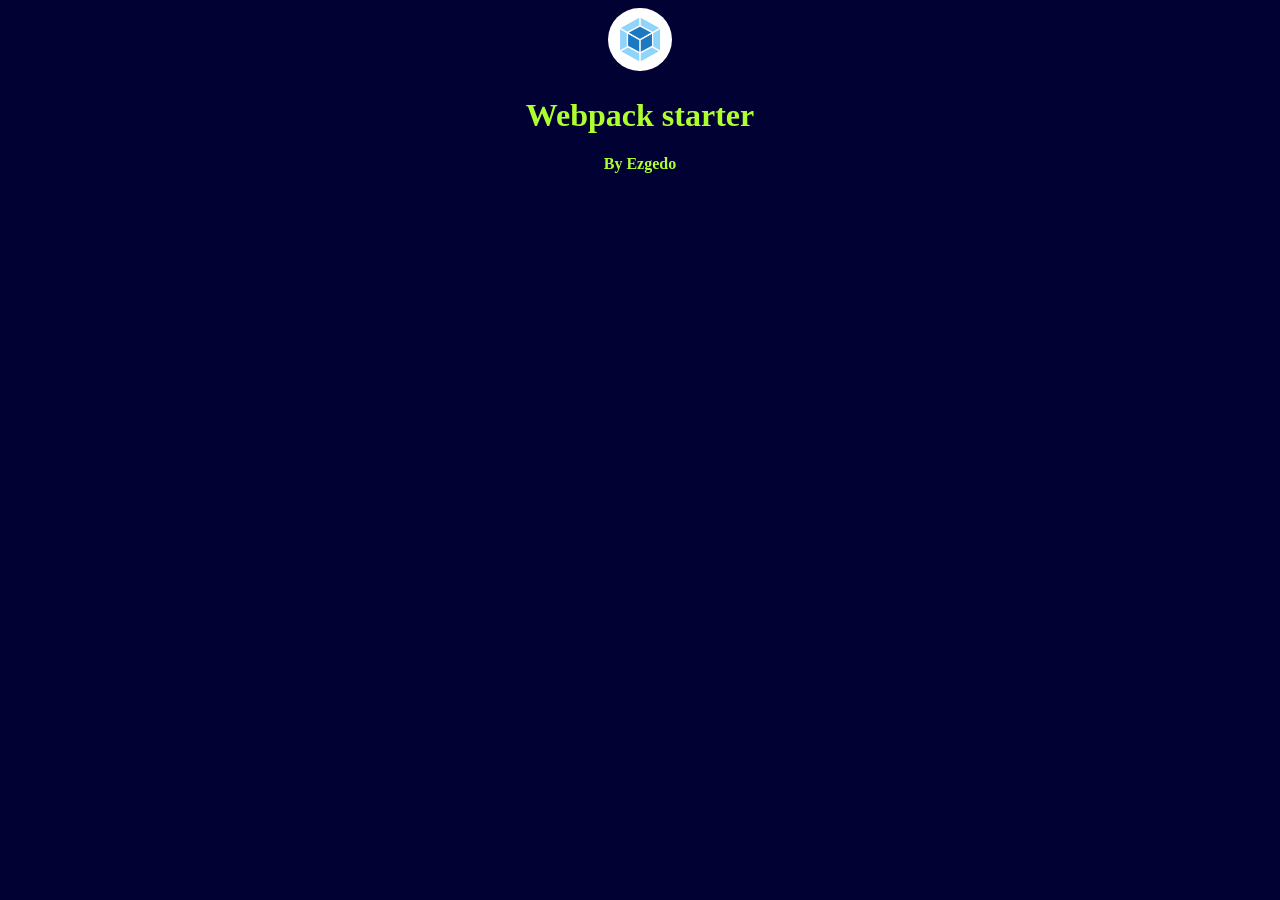
<file: docs/index.html>
<!doctype html><html lang="en"><head><meta charset="UTF-8"><meta http-equiv="X-UA-Compatible" content="IE=edge"><meta name="viewport" content="width=device-width,initial-scale=1"><title>Webpack udemy</title><script defer="defer" src="main.b6e2415c359ffa080093.js"></script><link href="main.56354c5bc371bc6ff71c.css" rel="stylesheet"></head><body><img id="logo-user" src="./assets/webpack-logo.jpg"/></body></html>
</file>
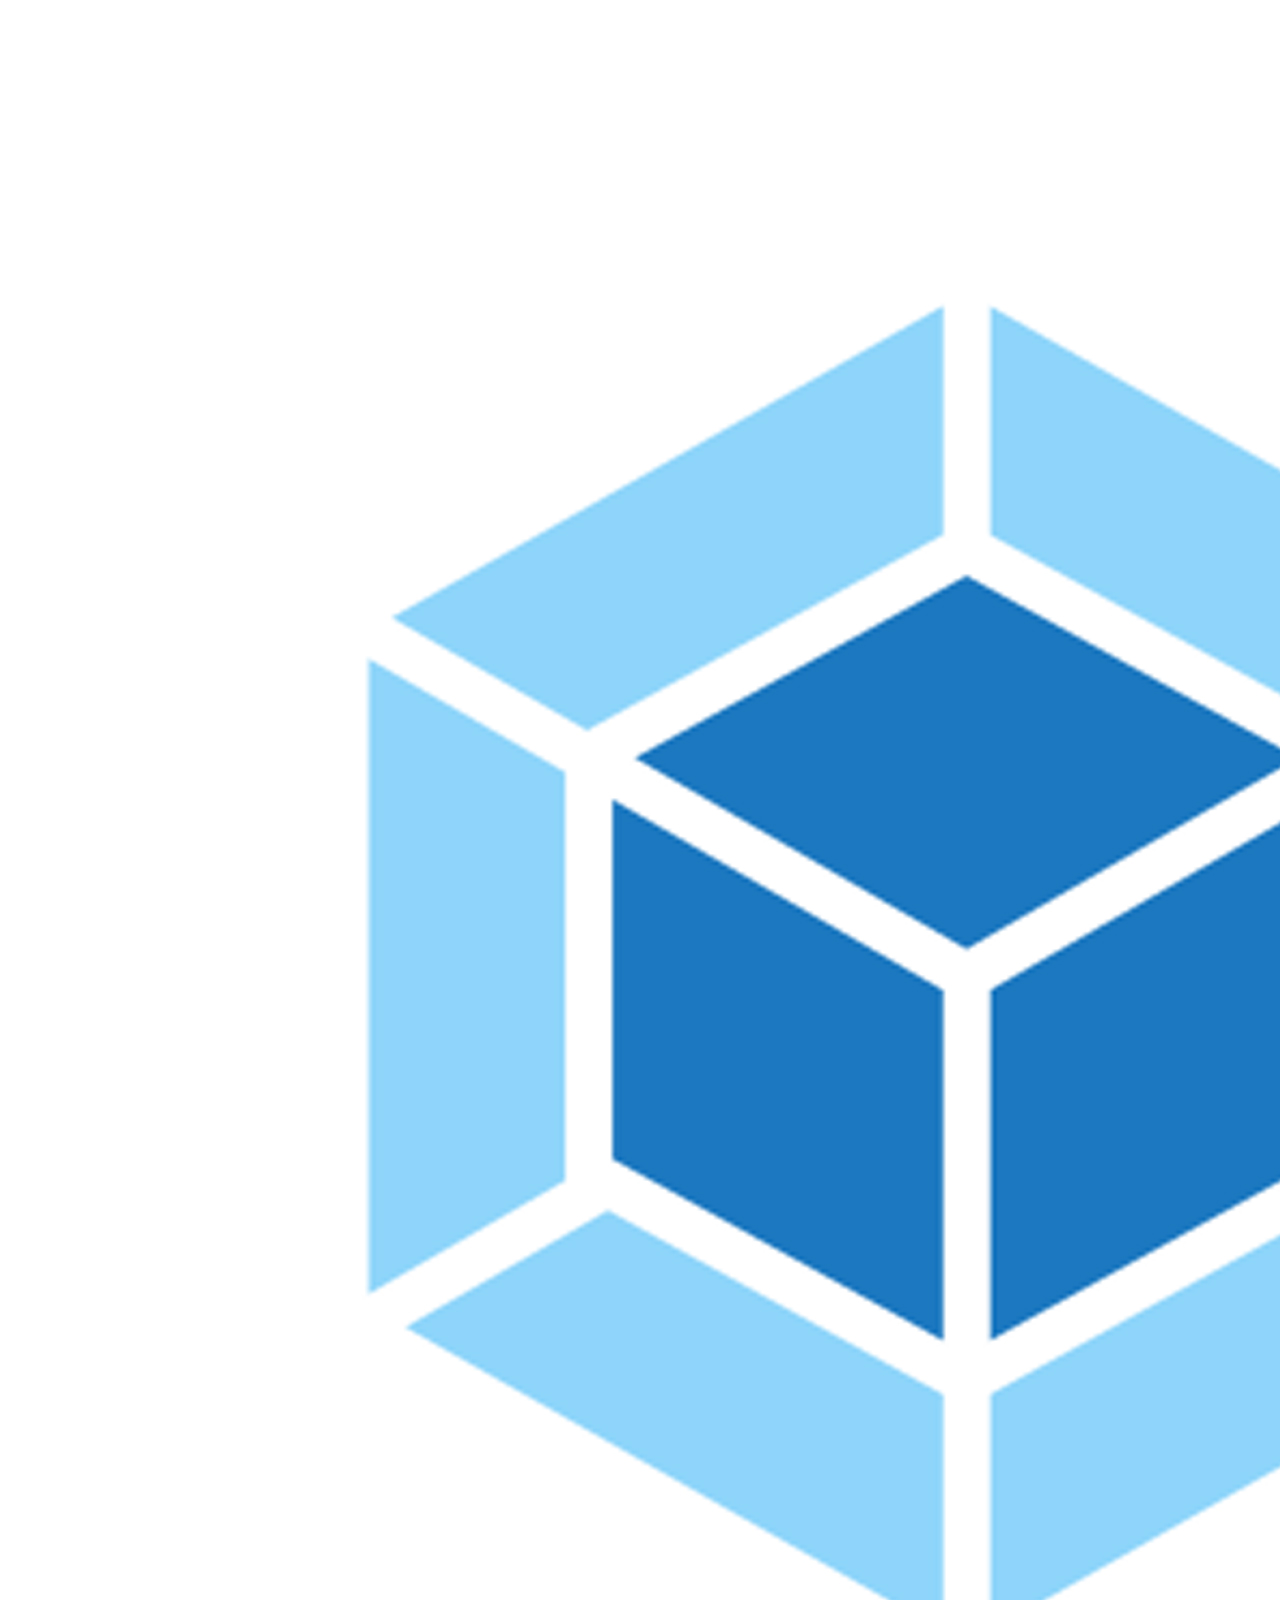
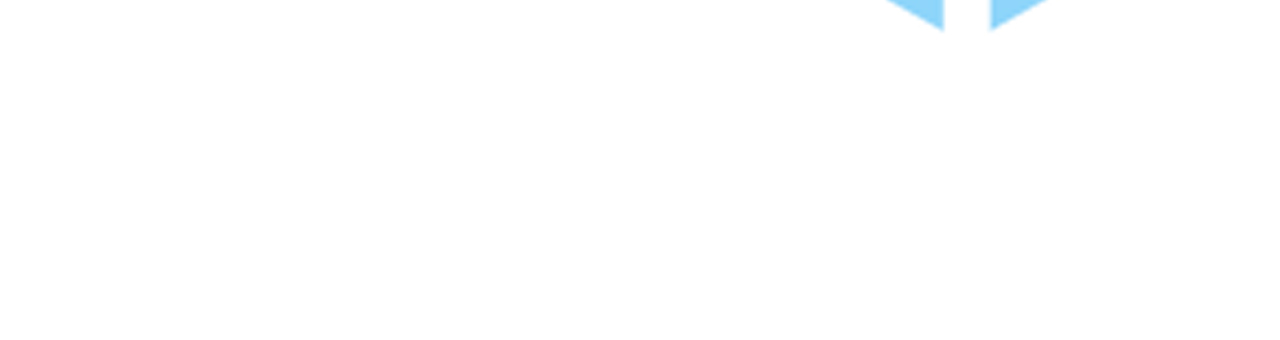
<file: src/index.html>
<!DOCTYPE html>
<html lang="en">
<head>
    <meta charset="UTF-8">
    <meta http-equiv="X-UA-Compatible" content="IE=edge">
    <meta name="viewport" content="width=device-width, initial-scale=1.0">
    <title>Webpack udemy</title>
</head>
<body>
    <img id="logo-user" src="./assets/webpack-logo.jpg"/>
</body>
</html>
</file>
<file: docs/main.56354c5bc371bc6ff71c.css>
body,html{background-color:#010133;align-items:center;text-align:center}
</file>
